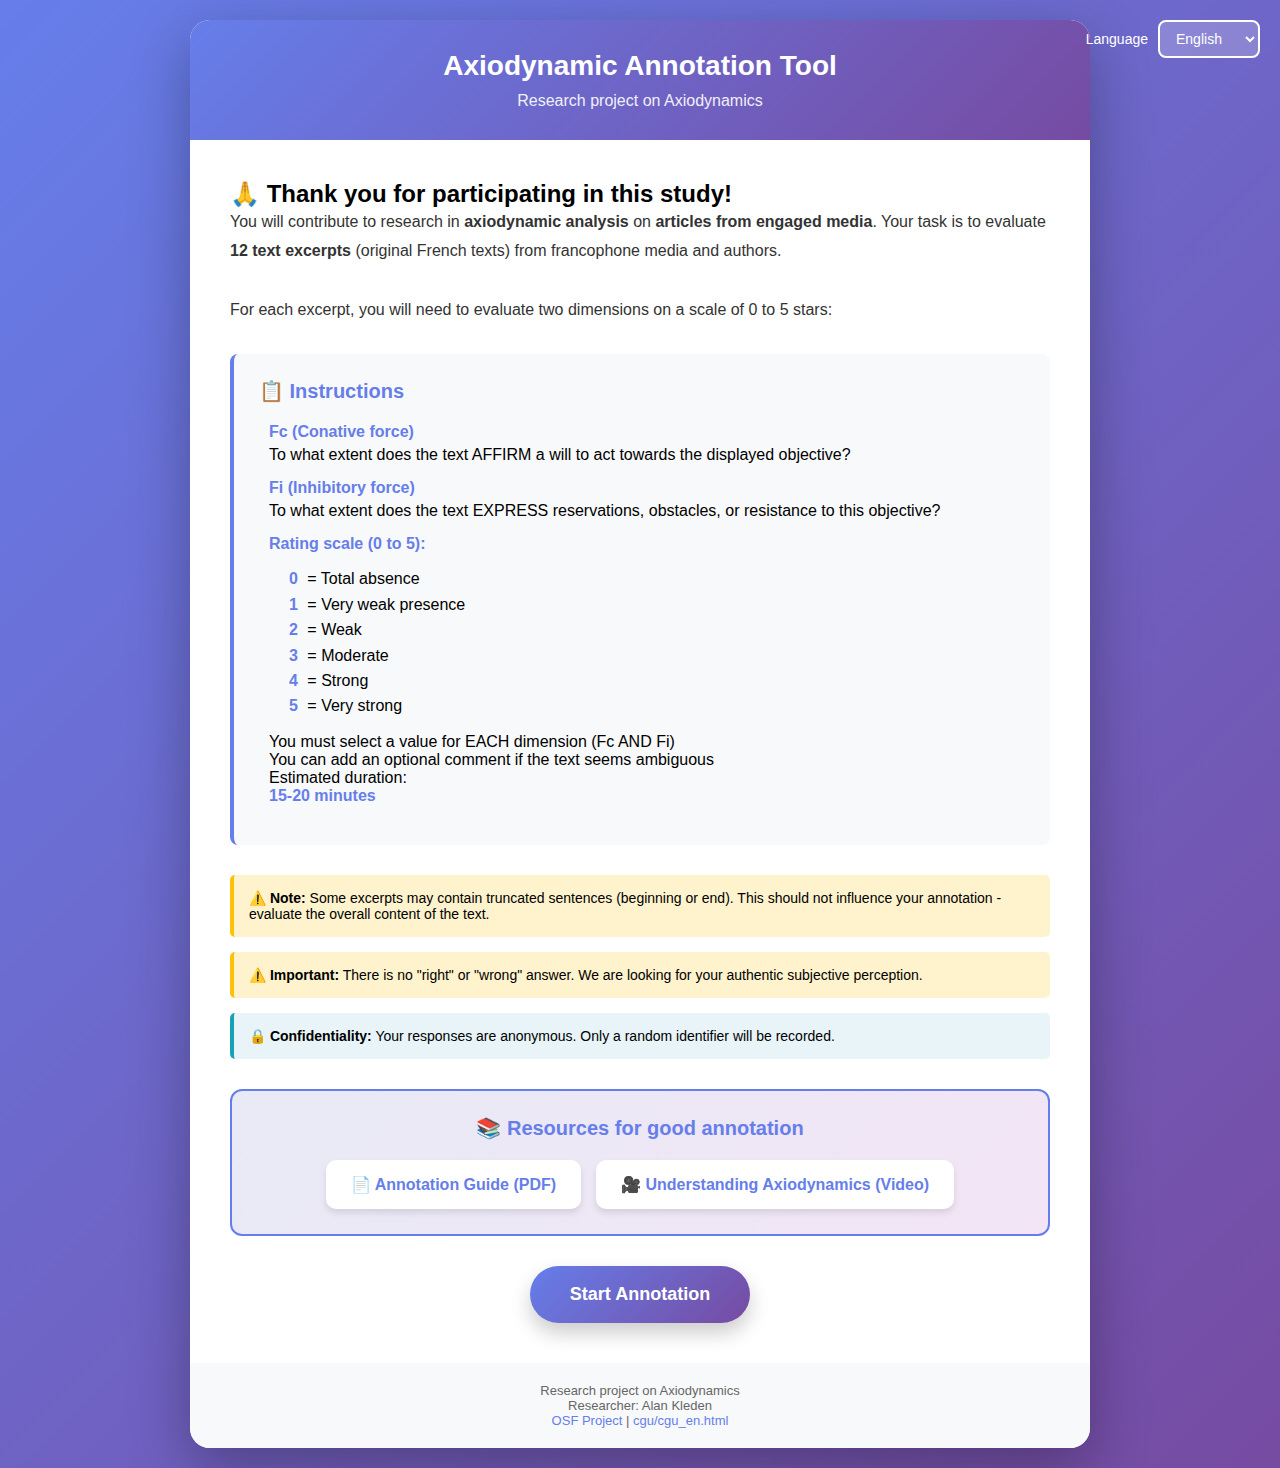
<file: index.html>
<!DOCTYPE html>
<html lang="en">
<head>
    <meta charset="UTF-8">
    <meta name="viewport" content="width=device-width, initial-scale=1.0">
    <link rel="icon" href="favicon.ico">
    <title>Axiodynamic Annotation Tool - Multilingual</title>
    <style>
        * {
            margin: 0;
            padding: 0;
            box-sizing: border-box;
        }

        body {
            font-family: -apple-system, BlinkMacSystemFont, 'Segoe UI', Roboto, 'Helvetica Neue', Arial, sans-serif;
            background: linear-gradient(135deg, #667eea 0%, #764ba2 100%);
            min-height: 100vh;
            padding: 20px;
        }

        .container {
            max-width: 900px;
            margin: 0 auto;
            background: white;
            border-radius: 20px;
            box-shadow: 0 20px 60px rgba(0, 0, 0, 0.3);
            overflow: hidden;
        }

        .header {
            background: linear-gradient(135deg, #667eea 0%, #764ba2 100%);
            color: white;
            padding: 30px;
            text-align: center;
        }

        .language-selector {
            position: absolute;
            top: 20px;
            right: 20px;
            display: flex;
            gap: 10px;
            align-items: center;
        }

        .language-selector label {
            font-size: 14px;
            color: white;
        }

        .language-selector select {
            padding: 8px 12px;
            border-radius: 8px;
            border: 2px solid white;
            background: rgba(255, 255, 255, 0.2);
            color: white;
            font-size: 14px;
            cursor: pointer;
        }

        .language-selector select option {
            background: #667eea;
            color: white;
        }

        h1 {
            font-size: 28px;
            margin-bottom: 10px;
        }

        .subtitle {
            font-size: 16px;
            opacity: 0.9;
        }

        .content {
            padding: 40px;
        }

        .screen {
            display: none;
        }

        .screen.active {
            display: block;
        }

        /* Welcome Screen Styles */
        .welcome-intro {
            font-size: 16px;
            line-height: 1.8;
            margin-bottom: 30px;
            color: #333;
        }

        .instructions-box {
            background: #f8f9fa;
            border-left: 4px solid #667eea;
            padding: 25px;
            margin: 30px 0;
            border-radius: 8px;
        }

        .instructions-box h3 {
            color: #667eea;
            margin-bottom: 20px;
            font-size: 20px;
        }

        .instruction-item {
            margin: 15px 0;
            padding-left: 10px;
        }

        .instruction-item strong {
            color: #667eea;
            display: block;
            margin-bottom: 5px;
        }

        .scale-list {
            list-style: none;
            padding-left: 20px;
            margin: 15px 0;
        }

        .scale-list li {
            margin: 3px 0;
            line-height: 1.4;
        }
        
        .scale-list li strong {
            display: inline;
            margin-right: 5px;
        }

        .note-box {
            background: #fff3cd;
            border-left: 4px solid #ffc107;
            padding: 15px;
            margin: 15px 0;
            border-radius: 5px;
            font-size: 14px;
        }

        .info-box {
            background: #e8f4f8;
            border-left: 4px solid #17a2b8;
            padding: 15px;
            margin: 15px 0;
            border-radius: 5px;
            font-size: 14px;
        }

        .resources-section {
            background: linear-gradient(135deg, #e8eaf6 0%, #f3e5f5 100%);
            border: 2px solid #667eea;
            border-radius: 12px;
            padding: 25px;
            margin: 30px 0;
            text-align: center;
        }

        .resources-section h3 {
            color: #667eea;
            margin-bottom: 20px;
            font-size: 20px;
        }

        .resource-buttons {
            display: flex;
            gap: 15px;
            justify-content: center;
            flex-wrap: wrap;
        }

        .resource-btn {
            background: white;
            color: #667eea;
            padding: 15px 25px;
            border-radius: 10px;
            text-decoration: none;
            font-weight: 600;
            box-shadow: 0 4px 6px rgba(0, 0, 0, 0.1);
            transition: all 0.3s;
            display: inline-flex;
            align-items: center;
            gap: 8px;
        }

        .resource-btn:hover {
            background: #667eea;
            color: white;
            transform: translateY(-2px);
            box-shadow: 0 6px 12px rgba(0, 0, 0, 0.2);
        }

        .btn-primary {
            background: linear-gradient(135deg, #667eea 0%, #764ba2 100%);
            color: white;
            border: none;
            padding: 18px 40px;
            font-size: 18px;
            border-radius: 50px;
            cursor: pointer;
            transition: all 0.3s;
            font-weight: bold;
            display: block;
            margin: 30px auto 0;
            box-shadow: 0 10px 20px rgba(0, 0, 0, 0.2);
        }

        .btn-primary:hover {
            transform: translateY(-2px);
            box-shadow: 0 15px 30px rgba(0, 0, 0, 0.3);
        }

        /* Annotation Screen Styles */
        .progress-text {
            text-align: center;
            font-size: 18px;
            font-weight: 600;
            color: #667eea;
            margin-bottom: 10px;
        }

        .progress-bar {
            width: 100%;
            height: 8px;
            background: #e0e0e0;
            border-radius: 10px;
            overflow: hidden;
            margin-bottom: 30px;
        }

        .progress-bar-fill {
            height: 100%;
            background: linear-gradient(90deg, #667eea, #764ba2);
            transition: width 0.3s ease;
        }

        .info-row {
            display: grid;
            grid-template-columns: 1fr 1fr;
            gap: 15px;
            margin-bottom: 25px;
        }

        .info-box-item {
            background: #f8f9fa;
            padding: 15px;
            border-radius: 8px;
            border-left: 4px solid #667eea;
        }

        .info-label {
            font-size: 12px;
            color: #666;
            text-transform: uppercase;
            letter-spacing: 0.5px;
            margin-bottom: 5px;
        }

        .info-value {
            font-size: 16px;
            color: #333;
            font-weight: 600;
        }

        .telos-section {
            background: linear-gradient(135deg, #fff9e6 0%, #ffe8cc 100%);
            border: 2px solid #ffc107;
            border-radius: 10px;
            padding: 20px;
            margin-bottom: 25px;
        }

        .telos-title {
            font-size: 16px;
            font-weight: bold;
            color: #ff6f00;
            margin-bottom: 10px;
        }

        .telos-text {
            font-size: 15px;
            color: #333;
            font-style: italic;
        }

        .excerpt-box {
            background: #f8f9fa;
            border: 2px solid #dee2e6;
            border-radius: 10px;
            padding: 25px;
            margin-bottom: 30px;
            font-size: 15px;
            line-height: 1.8;
            color: #333;
            max-height: 400px;
            overflow-y: auto;
        }

        .rating-section {
            margin-bottom: 30px;
        }

        .rating-title {
            font-size: 18px;
            font-weight: bold;
            color: #667eea;
            margin-bottom: 10px;
        }

        .rating-description {
            font-size: 14px;
            color: #666;
            margin-bottom: 15px;
        }

        .rating-options {
            display: flex;
            gap: 10px;
            justify-content: center;
            flex-wrap: wrap;
        }

        .rating-option {
            flex: 0 0 auto;
        }

        .rating-option input[type="radio"] {
            display: none;
        }

        .rating-option label {
            display: block;
            width: 50px;
            height: 50px;
            background: white;
            border: 3px solid #dee2e6;
            border-radius: 10px;
            cursor: pointer;
            transition: all 0.3s;
            display: flex;
            align-items: center;
            justify-content: center;
            font-size: 20px;
            font-weight: bold;
            color: #666;
        }

        .rating-option input[type="radio"]:checked + label {
            background: linear-gradient(135deg, #667eea 0%, #764ba2 100%);
            border-color: #667eea;
            color: white;
            transform: scale(1.1);
        }

        .rating-option input[type="radio"]:checked + label[for$="0"] {
            background: linear-gradient(135deg, #dc3545 0%, #c82333 100%);
            border-color: #dc3545;
        }

        .rating-option label:hover {
            border-color: #667eea;
            transform: scale(1.05);
        }

        .comment-section {
            margin-bottom: 30px;
        }

        .comment-title {
            font-size: 16px;
            font-weight: bold;
            color: #667eea;
            margin-bottom: 10px;
        }

        .comment-section textarea {
            width: 100%;
            padding: 15px;
            border: 2px solid #dee2e6;
            border-radius: 8px;
            font-family: inherit;
            font-size: 14px;
            resize: vertical;
            min-height: 80px;
        }

        .comment-section textarea:focus {
            outline: none;
            border-color: #667eea;
        }

        .button-group {
            display: flex;
            justify-content: space-between;
            gap: 15px;
            margin-top: 30px;
        }

        .btn-secondary {
            background: white;
            color: #667eea;
            border: 2px solid #667eea;
            padding: 12px 30px;
            font-size: 16px;
            border-radius: 50px;
            cursor: pointer;
            transition: all 0.3s;
            font-weight: 600;
        }

        .btn-secondary:hover {
            background: #667eea;
            color: white;
        }

        .btn-secondary:disabled {
            opacity: 0.5;
            cursor: not-allowed;
        }

        .btn-primary:disabled {
            opacity: 0.5;
            cursor: not-allowed;
        }

        /* Contact Screen Styles */
        .completion-icon {
            text-align: center;
            font-size: 80px;
            margin-bottom: 20px;
        }

        .completion-title {
            text-align: center;
            font-size: 32px;
            color: #667eea;
            margin-bottom: 15px;
        }

        .completion-message {
            text-align: center;
            font-size: 18px;
            color: #666;
            margin-bottom: 30px;
        }

        .completion-stats {
            background: #f8f9fa;
            border-radius: 10px;
            padding: 20px;
            margin-bottom: 30px;
            text-align: center;
        }

        .stat-row {
            display: flex;
            justify-content: center;
            gap: 40px;
            margin: 10px 0;
        }

        .stat-label {
            color: #666;
        }

        .stat-value {
            font-weight: bold;
            color: #667eea;
        }

        .contact-form {
            background: #f8f9fa;
            border-radius: 10px;
            padding: 30px;
            margin-top: 30px;
        }

        .contact-form h3 {
            color: #667eea;
            margin-bottom: 15px;
        }

        .contact-intro {
            font-size: 14px;
            color: #666;
            margin-bottom: 25px;
            line-height: 1.6;
        }

        .form-group {
            margin-bottom: 20px;
        }

        .form-group label {
            display: block;
            font-weight: 600;
            color: #333;
            margin-bottom: 8px;
        }

        .form-group input {
            width: 100%;
            padding: 12px;
            border: 2px solid #dee2e6;
            border-radius: 8px;
            font-size: 14px;
            font-family: inherit;
        }

        .form-group input:focus {
            outline: none;
            border-color: #667eea;
        }

        .checkbox-group {
            display: flex;
            align-items: start;
            gap: 10px;
            margin: 15px 0;
        }

        .checkbox-group input[type="checkbox"] {
            width: 20px;
            height: 20px;
            cursor: pointer;
            flex-shrink: 0;
            margin-top: 2px;
        }

        .checkbox-group label {
            font-size: 14px;
            color: #333;
            cursor: pointer;
            line-height: 1.5;
        }

        .gdpr-notice {
            background: #e8f4f8;
            border-left: 4px solid #17a2b8;
            padding: 15px;
            margin: 20px 0;
            border-radius: 5px;
            font-size: 13px;
        }

        .gdpr-notice a {
            color: #17a2b8;
            text-decoration: none;
            font-weight: 600;
        }

        .gdpr-notice a:hover {
            text-decoration: underline;
        }

        .success-message {
            background: #d4edda;
            border: 2px solid #28a745;
            border-radius: 8px;
            padding: 20px;
            margin: 20px 0;
            text-align: center;
            color: #155724;
            font-weight: 600;
        }

        .error-message {
            background: #f8d7da;
            border: 2px solid #dc3545;
            border-radius: 8px;
            padding: 20px;
            margin: 20px 0;
            text-align: center;
            color: #721c24;
            font-weight: 600;
        }

        .footer {
            background: #f8f9fa;
            padding: 20px;
            text-align: center;
            font-size: 13px;
            color: #666;
        }

        .footer a {
            color: #667eea;
            text-decoration: none;
        }

        .footer a:hover {
            text-decoration: underline;
        }

        /* Responsive */
        @media (max-width: 768px) {
            .container {
                border-radius: 0;
            }

            .content {
                padding: 20px;
            }

            .info-row {
                grid-template-columns: 1fr;
            }

            .resource-buttons {
                flex-direction: column;
            }

            .button-group {
                flex-direction: column;
            }

            .btn-secondary, .btn-primary {
                width: 100%;
            }

            .language-selector {
                position: static;
                justify-content: center;
                margin-bottom: 15px;
            }

            .stat-row {
                flex-direction: column;
                gap: 10px;
            }
        }
    </style>
<link rel="stylesheet" href="app.css?v=2025-11-04-2">
</head>
<body>
    <div class="container">
        <!-- Header -->
        <div class="header">
            <div class="language-selector">
                <label data-i18n="languageLabel">Language</label>
                <select id="language-select" onchange="changeLanguage(this.value)">
                <option value="en">English</option>
                <option value="fr">Français</option>
                <option value="es">Español</option>
                <option value="zh">中文</option>
                </select>
            </div>
            <h1>Axiodynamic Annotation Tool</h1>
            <p class="subtitle" data-i18n="projectInfo">Research project on Axiodynamics</p>
        </div>

        <!-- Welcome Screen -->
        <div id="welcome-screen" class="content screen active">
            <h2 data-i18n="welcomeTitle">Loading...</h2>
            <p class="welcome-intro" data-i18n="welcomeIntro">Please wait...</p>
            <p class="welcome-intro" data-i18n="welcomeInstructions"></p>

            <div class="instructions-box">
                <h3 data-i18n="instructionsTitle"></h3>
                
                <div class="instruction-item">
                    <strong data-i18n="fcLabel"></strong>
                    <span data-i18n="fcQuestion"></span>
                </div>

                <div class="instruction-item">
                    <strong data-i18n="fiLabel"></strong>
                    <span data-i18n="fiQuestion"></span>
                </div>

                <div class="instruction-item">
                    <strong data-i18n="scaleTitle"></strong>
                    <ul class="scale-list">
                        <li data-i18n="scale0"></li>
                        <li data-i18n="scale1"></li>
                        <li data-i18n="scale2"></li>
                        <li data-i18n="scale3"></li>
                        <li data-i18n="scale4"></li>
                        <li data-i18n="scale5"></li>
                    </ul>
                </div>

                <div class="instruction-item">
                    <p data-i18n="mandatorySelection"></p>
                    <p data-i18n="optionalComment"></p>
                    <p data-i18n="estimatedDuration"></p>
                </div>
            </div>

            <div class="note-box" data-i18n="truncationNote"></div>
            <div class="note-box" data-i18n="importantNote"></div>
            <div class="info-box" data-i18n="confidentialityNote"></div>

            <div class="resources-section">
                <h3 data-i18n="resourcesTitle"></h3>
                <div class="resource-buttons">
                    <a href="#" id="pdf-link" class="resource-btn" target="_blank">
                        <span data-i18n="guideButton"></span>
                    </a>
                    <a href="#" id="video-link" class="resource-btn" target="_blank">
                        <span data-i18n="videoButton"></span>
                    </a>
                </div>
            </div>

            <button id="start-annotation" class="btn-primary" onclick="startAnnotation()" data-i18n="startButton"></button>
        </div>

        <!-- Annotation Screen -->
        <div id="annotation-screen" class="content screen">
            <!-- Progress -->
            <div class="progress-text">
                <span data-i18n="progress">Progress</span>: 
                <strong><span id="current-number">1</span> <span data-i18n="of">of</span> <span id="total-number">12</span></strong>
            </div>
            <div class="progress-bar">
                <div id="progress-bar-fill" class="progress-bar-fill"></div>
            </div>

            <!-- Actor/Document Info -->
            <div class="info-row">
                <div class="info-box-item">
                    <div class="info-label" data-i18n="actorLabel">Actor:</div>
                    <div id="actor-name" class="info-value">-</div>
                </div>
                <div class="info-box-item">
                    <div class="info-label" data-i18n="documentLabel">Document:</div>
                    <div id="document-name" class="info-value">-</div>
                </div>
            </div>

            <!-- Telos -->
            <div class="telos-section">
                <div class="telos-title">
                    <span data-i18n="telosTitle">Institutional Objective (Telos)</span>
                </div>
                <div id="telos-text" class="telos-text">-</div>
            </div>

            <!-- Excerpt -->
            <div id="excerpt-text" class="excerpt-box">-</div>

            <!-- Fc Rating -->
            <div class="rating-section">
                <div class="rating-title">
                    <span data-i18n="fcTitle">Fc - Conative force (will to act)</span>
                </div>
                <p class="rating-description" data-i18n="fcDescription"></p>
                <div class="rating-options">
                    <div class="rating-option">
                        <input type="radio" name="fc" value="0" id="fc0">
                        <label for="fc0">0</label>
                    </div>
                    <div class="rating-option">
                        <input type="radio" name="fc" value="1" id="fc1">
                        <label for="fc1">1</label>
                    </div>
                    <div class="rating-option">
                        <input type="radio" name="fc" value="2" id="fc2">
                        <label for="fc2">2</label>
                    </div>
                    <div class="rating-option">
                        <input type="radio" name="fc" value="3" id="fc3">
                        <label for="fc3">3</label>
                    </div>
                    <div class="rating-option">
                        <input type="radio" name="fc" value="4" id="fc4">
                        <label for="fc4">4</label>
                    </div>
                    <div class="rating-option">
                        <input type="radio" name="fc" value="5" id="fc5">
                        <label for="fc5">5</label>
                    </div>
                </div>
            </div>

            <!-- Fi Rating -->
            <div class="rating-section">
                <div class="rating-title">
                    <span data-i18n="fiTitle">Fi - Inhibitory force (obstacles/resistance)</span>
                </div>
                <p class="rating-description" data-i18n="fiDescription"></p>
                <div class="rating-options">
                    <div class="rating-option">
                        <input type="radio" name="fi" value="0" id="fi0">
                        <label for="fi0">0</label>
                    </div>
                    <div class="rating-option">
                        <input type="radio" name="fi" value="1" id="fi1">
                        <label for="fi1">1</label>
                    </div>
                    <div class="rating-option">
                        <input type="radio" name="fi" value="2" id="fi2">
                        <label for="fi2">2</label>
                    </div>
                    <div class="rating-option">
                        <input type="radio" name="fi" value="3" id="fi3">
                        <label for="fi3">3</label>
                    </div>
                    <div class="rating-option">
                        <input type="radio" name="fi" value="4" id="fi4">
                        <label for="fi4">4</label>
                    </div>
                    <div class="rating-option">
                        <input type="radio" name="fi" value="5" id="fi5">
                        <label for="fi5">5</label>
                    </div>
                </div>
            </div>

            <!-- Comment -->
            <div class="comment-section">
                <div class="comment-title">
                    <span data-i18n="commentTitle">Comment (optional)</span>
                </div>
                <textarea id="comment" data-i18n="commentPlaceholder" placeholder="Share your thoughts if the text seems ambiguous..."></textarea>
            </div>

            <!-- Navigation -->
            <div class="button-group">
                <!-- Bouton Accueil (Ã  insÃ©rer avant les autres) -->
                <button id="home-btn" class="btn-secondary" onclick="returnToHome()" data-i18n="home">
                &#x1F3E0; Accueil
                </button>
                <button class="btn-secondary" onclick="redoQuiz()" data-i18n="redoQuiz">
                &#x21BA; Refaire le quiz
                </button>
                <button id="prev-btn" class="btn-secondary" onclick="previousExcerpt()" data-i18n="previous">
                &larr; Previous
                </button>
                <button id="next-btn" class="btn-primary" onclick="nextExcerpt()" data-i18n="next" disabled>
                Next &rarr;
                </button>
            </div>
        </div>

        <!-- Contact Screen -->
        <div id="contact-screen" class="content screen">
            <div class="completion-icon">&#x2705;</div>
            <h2 class="completion-title" data-i18n="completionTitle">Annotation Complete!</h2>
            <p class="completion-message" data-i18n="completionMessage">Thank you for your participation.</p>

            <div class="completion-stats">
                <div class="stat-row">
                    <span class="stat-label" data-i18n="completionStats">Annotations completed:</span>
                    <span class="stat-value" id="total-annotations">12</span>
                </div>
                <div class="stat-row">
                    <span class="stat-label" data-i18n="completionTime">Total time:</span>
                    <span class="stat-value"><span id="total-time">0</span> <span data-i18n="completionMinutes">minutes</span></span>
                </div>
            </div>

            <div id="cert-block" class="contact-form">
            <h3 data-i18n="contactTitle">Receive your participation certificate</h3>
            <p class="contact-intro" data-i18n="contactIntro"></p>

            <div id="message-container"></div>

            <form id="contact-form" onsubmit="submitContact(event)">
                <div class="form-group">
                <label data-i18n="nameLabel">Name</label>
                <input type="text" id="name" data-i18n="namePlaceholder" placeholder="Your full name" required>
                </div>

                <div class="form-group">
                <label data-i18n="emailLabel">Email</label>
                <input type="email" id="email" data-i18n="emailPlaceholder" placeholder="your.email@example.com" required>
                </div>

                <div class="form-group">
                <label data-i18n="affiliationLabel">Affiliation (optional)</label>
                <input type="text" id="affiliation" data-i18n="affiliationPlaceholder" placeholder="University, company, research center, etc.">
                </div>

                <div class="checkbox-group">
                <input type="checkbox" id="consent-certificate" required>
                <label for="consent-certificate" data-i18n="consentCertificate"></label>
                </div>

                <div class="checkbox-group">
                <input type="checkbox" id="consent-newsletter">
                <label for="consent-newsletter" data-i18n="consentNewsletter"></label>
                </div>

                <div class="gdpr-notice">
                <span data-i18n="gdprNotice"></span>
                <a href="#" id="cgu-link" target="_blank" data-i18n="cguLink">Terms of Use & Privacy Policy</a>
                </div>

                <button type="submit" class="btn-primary" style="width:100%;" data-i18n="submitButton">
                Send and Receive Certificate
                </button>
            </form>
            </div>

            <!-- Message affiché si certificat déjà envoyé -->
            <div id="cert-sent" class="message success" style="display:none">
            <span data-i18n="successMessage">Data saved! You will receive your certificate by email shortly.</span>
            </div>

        </div>

        <!-- Footer -->
        <div class="footer">
            <p data-i18n="projectInfo">Research project on Axiodynamics</p>
            <p data-i18n="researcherInfo">Researcher: Alan Kleden</p>
            <p><a href="https://osf.io/rm42h" target="_blank">OSF Project</a> | <a href="#" id="footer-cgu-link" target="_blank" data-i18n="cguLink">Terms & Privacy</a></p>
        </div>
    </div>

    <script defer src="i18n.js?v=2025-11-04-2"></script>
    <script defer src="EN_data.js?v=2025-11-04-2"></script>
    <script defer src="FR_data.js?v=2025-11-04-2"></script>
    <script defer src="ES_data.js?v=2025-11-04-2"></script>
    <script defer src="ZH_data.js?v=2025-11-04-2"></script>
    <script defer src="app.js?v=2025-11-04-2"></script>        <!-- app.js AVANT -->
    <script defer src="quiz_gate.js?v=2025-11-04-2"></script>  <!-- quiz_gate.js APRES -->

    <!-- INIT i18n: doit être après i18n.js et après le DOM -->
    <script>
      window.currentLanguage = localStorage.getItem('lang') || 'en';
      document.addEventListener('DOMContentLoaded', () => updateTranslations());

      function changeLanguage(lang){
        window.currentLanguage = lang;
        localStorage.setItem('lang', lang);
        updateTranslations();
      }
    </script>
</body>
</html>
</file>
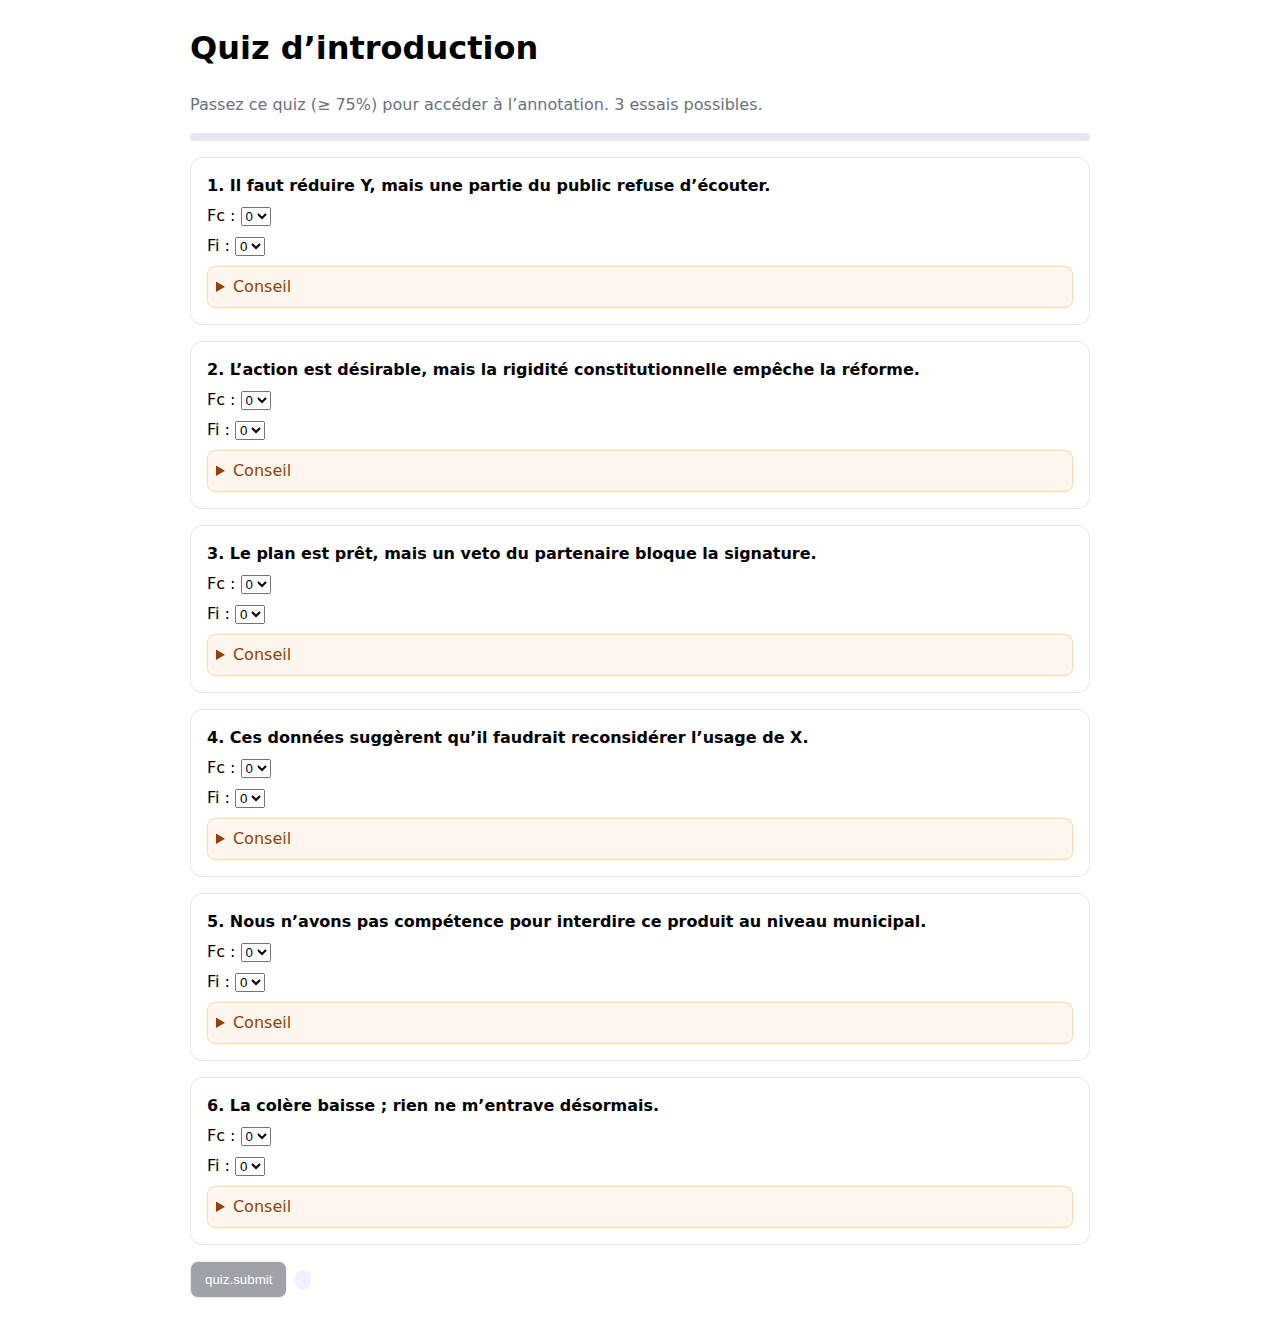
<file: quiz.html>
<!doctype html>
<html lang="fr">
<head>
  <meta charset="utf-8"/>
  <meta name="viewport" content="width=device-width,initial-scale=1"/>
  <title>Quiz d’introduction</title>
  <meta name="robots" content="noindex, nofollow">
  <style>
    body{font-family:system-ui,-apple-system,Segoe UI,Roboto,Ubuntu,Arial,sans-serif;max-width:900px;margin:24px auto;padding:0 16px;line-height:1.5}
    .card{border:1px solid #e5e7eb;border-radius:12px;padding:16px;margin:16px 0}
    .row{margin:10px 0}
    .muted{color:#6b7280}
    .btn{display:inline-block;padding:10px 14px;border-radius:8px;border:1px solid #d1d5db;background:#111827;color:#fff;cursor:pointer}
    .btn[disabled]{opacity:.4;cursor:not-allowed}
    .badge{font-size:12px;padding:3px 8px;border-radius:999px;background:#eef2ff;color:#3730a3;margin-left:8px}
    .bar{height:8px;background:#e5e7eb;border-radius:999px;overflow:hidden}
    .bar>span{display:block;height:8px;background:#10b981}
    .q-stem{font-weight:600}
    .choices label{display:block;margin:6px 0;cursor:pointer}
    .hint{background:#fff7ed;border:1px solid #fed7aa;color:#92400e;border-radius:8px;padding:8px;margin-top:8px}
  </style>
  <link rel="stylesheet" href="app.css?v=2025-11-04-2">
</head>
<body>
  <h1>Quiz d’introduction</h1>
  <p class="muted">Passez ce quiz (≥ 75%) pour accéder à l’annotation. 3 essais possibles.</p>
  <div class="bar"><span id="progress" style="width:0%"></span></div>
  <div id="quiz"></div>
  <div class="row">
    <button class="btn" id="btnSubmit" data-i18n="quiz.submit" disabled>Valider mes réponses</button>
    <span id="score" class="badge" aria-live="polite"></span>
  </div>

  <script src="./quiz_gate.js?v=2025-11-04-2"></script>
  <script src="./i18n.js?v=2025-11-04-2"></script>

  <script>
    const fx = (...a)=>a.find(Boolean);
    const T = { fc:'Fc', fi:'Fi', ok:'Bravo !', ko:'Quiz non validé.', locked:'Verrou temporaire.' };
  </script>
  <script src="./quiz.js?v=20251031"></script>
  <script src="i18n.js?v=2025-11-04-2"></script> 
      <script>
      window.currentLanguage = localStorage.getItem('lang') || 'en';
      document.addEventListener('DOMContentLoaded', () => updateTranslations());

      function changeLanguage(lang){
        window.currentLanguage = lang;
        localStorage.setItem('lang', lang);
        updateTranslations();
      }
    </script>
</body>
</html>
</file>
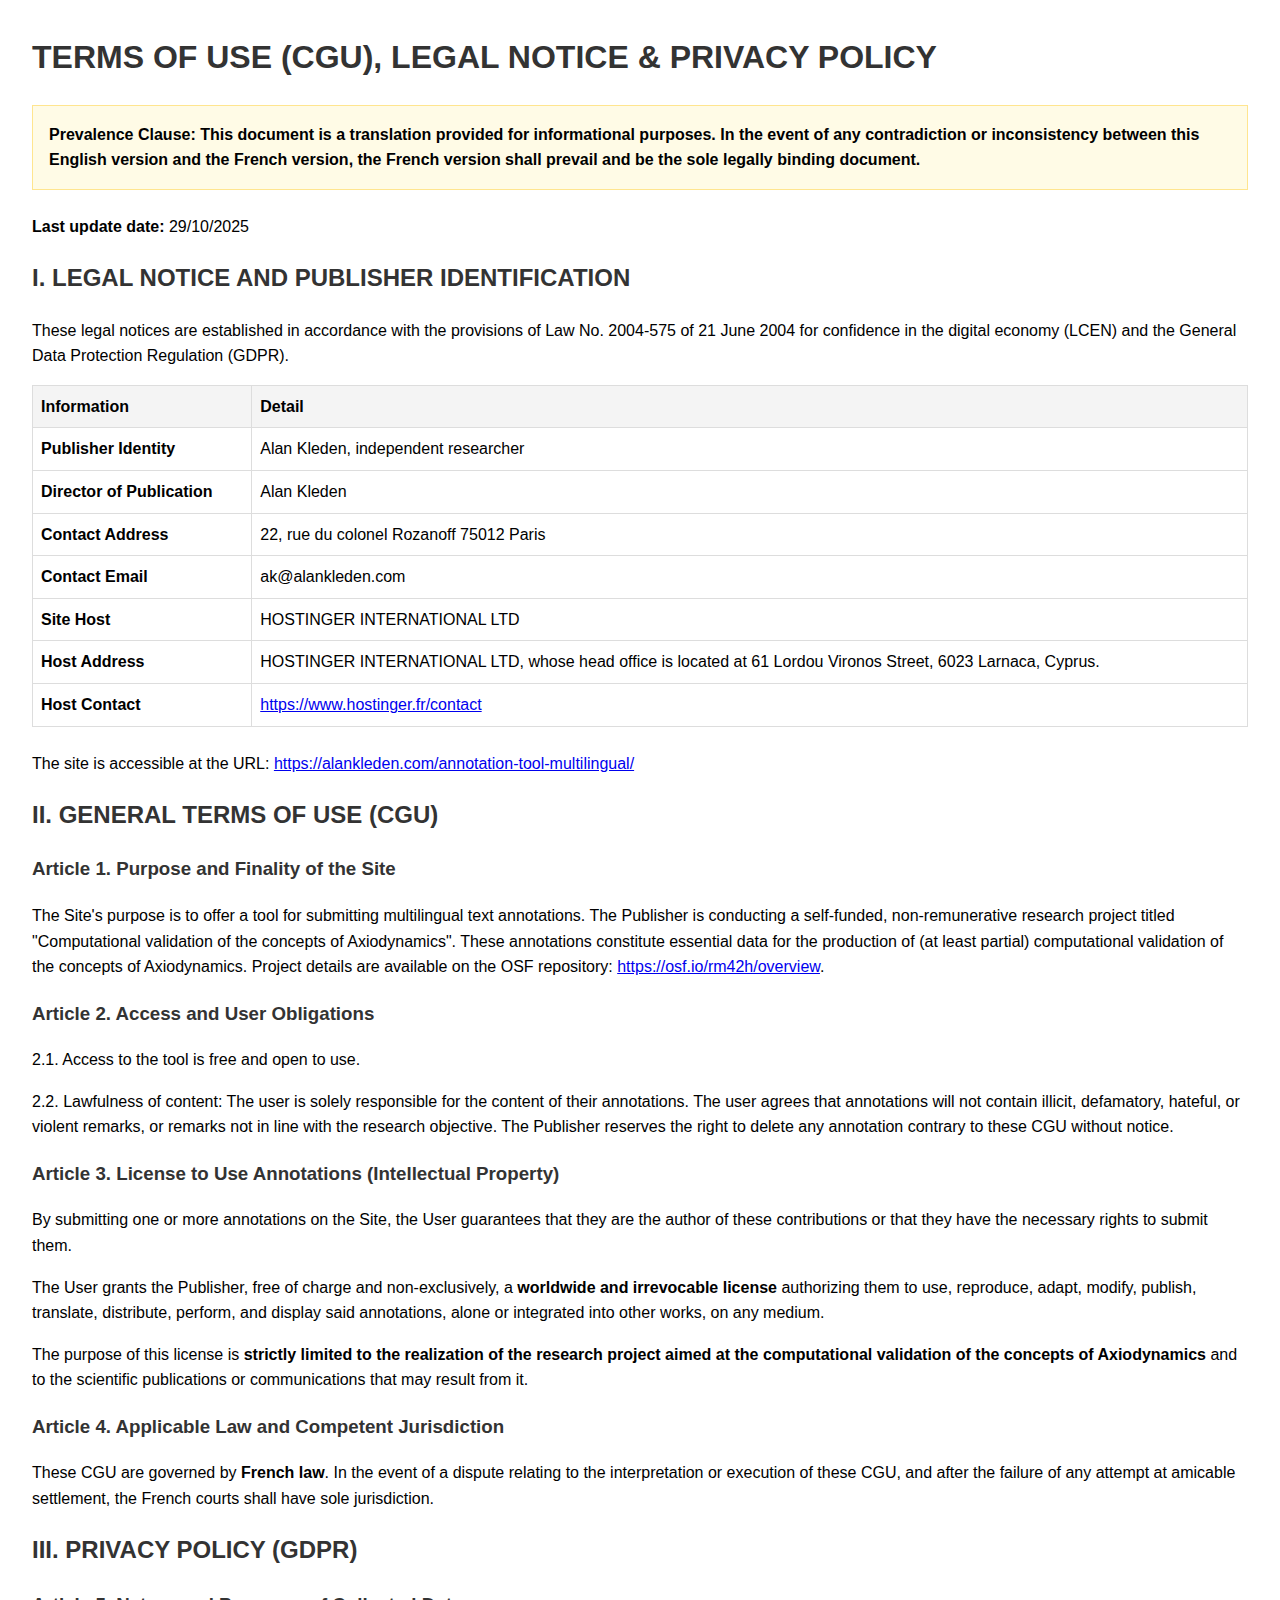
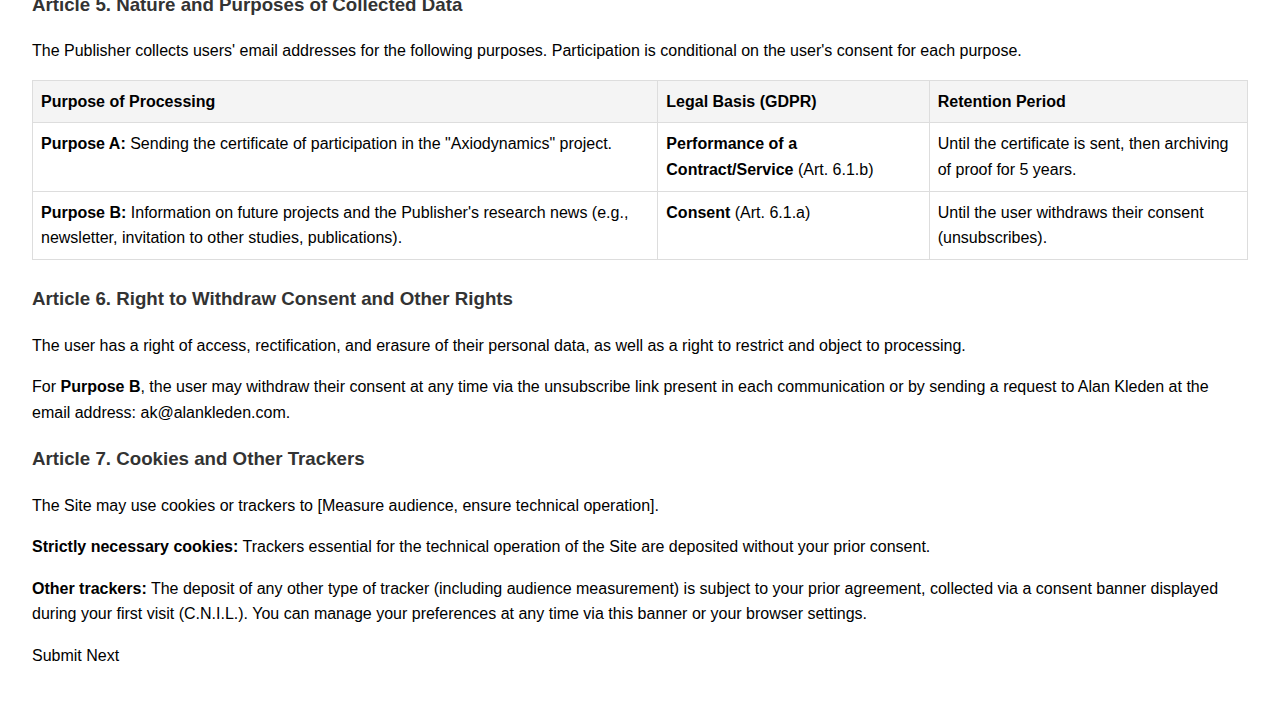
<file: cgu/cgu_en.html>
<!DOCTYPE html>
<html lang="en">
<head>
    <meta charset="UTF-8">
    <meta name="viewport" content="width=device-width, initial-scale=1.0">
    <title>Terms of Use (CGU), Legal Notice & Privacy Policy</title>
    <style>
        body { font-family: -apple-system, BlinkMacSystemFont, "Segoe UI", Roboto, Helvetica, Arial, sans-serif; line-height: 1.6; margin: 2em; }
        h1, h2, h3 { color: #333; }
        table { border-collapse: collapse; width: 100%; margin-bottom: 1.5em; }
        th, td { border: 1px solid #ddd; padding: 8px; text-align: left; vertical-align: top;}
        th { background-color: #f4f4f4; }
        .prevalence-notice { background-color: #fffbe6; border: 1px solid #ffe58f; padding: 1em; margin-bottom: 1.5em; font-weight: bold; }
    </style>
  <script defer src="../i18n.js?v=2025-11-04-2"></script>
</head>
<body>

    <h1>TERMS OF USE (CGU), LEGAL NOTICE & PRIVACY POLICY</h1>

    <div class="prevalence-notice">
        <strong>Prevalence Clause:</strong> This document is a translation provided for informational purposes. In the event of any contradiction or inconsistency between this English version and the French version, the French version shall prevail and be the sole legally binding document.
    </div>

    <p><strong>Last update date:</strong> 29/10/2025</p>

    <h2>I. LEGAL NOTICE AND PUBLISHER IDENTIFICATION</h2>
    <p>These legal notices are established in accordance with the provisions of Law No. 2004-575 of 21 June 2004 for confidence in the digital economy (LCEN) and the General Data Protection Regulation (GDPR).</p>

    <table>
        <tr><th>Information</th><th>Detail</th></tr>
        <tr><td><strong>Publisher Identity</strong></td><td>Alan Kleden, independent researcher</td></tr>
        <tr><td><strong>Director of Publication</strong></td><td>Alan Kleden</td></tr>
        <tr><td><strong>Contact Address</strong></td><td>22, rue du colonel Rozanoff 75012 Paris</td></tr>
        <tr><td><strong>Contact Email</strong></td><td>ak@alankleden.com</td></tr>
        <tr><td><strong>Site Host</strong></td><td>HOSTINGER INTERNATIONAL LTD</td></tr>
        <tr><td><strong>Host Address</strong></td><td>HOSTINGER INTERNATIONAL LTD, whose head office is located at 61 Lordou Vironos Street, 6023 Larnaca, Cyprus.</td></tr>
        <tr><td><strong>Host Contact</strong></td><td><a href="https://www.hostinger.fr/contact">https://www.hostinger.fr/contact</a></td></tr>
    </table>

    <p>The site is accessible at the URL: <a href="https://alankleden.com/annotation-tool-multilingual/">https://alankleden.com/annotation-tool-multilingual/</a></p>

    <h2>II. GENERAL TERMS OF USE (CGU)</h2>
    
    <h3>Article 1. Purpose and Finality of the Site</h3>
    <p>The Site's purpose is to offer a tool for submitting multilingual text annotations. The Publisher is conducting a self-funded, non-remunerative research project titled "Computational validation of the concepts of Axiodynamics". These annotations constitute essential data for the production of (at least partial) computational validation of the concepts of Axiodynamics. Project details are available on the OSF repository: <a href="https://osf.io/rm42h/overview">https://osf.io/rm42h/overview</a>.</p>

    <h3>Article 2. Access and User Obligations</h3>
    <p>2.1. Access to the tool is free and open to use.</p>
    <p>2.2. Lawfulness of content: The user is solely responsible for the content of their annotations. The user agrees that annotations will not contain illicit, defamatory, hateful, or violent remarks, or remarks not in line with the research objective. The Publisher reserves the right to delete any annotation contrary to these CGU without notice.</p>

    <h3>Article 3. License to Use Annotations (Intellectual Property)</h3>
    <p>By submitting one or more annotations on the Site, the User guarantees that they are the author of these contributions or that they have the necessary rights to submit them.</p>
    <p>The User grants the Publisher, free of charge and non-exclusively, a <strong>worldwide and irrevocable license</strong> authorizing them to use, reproduce, adapt, modify, publish, translate, distribute, perform, and display said annotations, alone or integrated into other works, on any medium.</p>
    <p>The purpose of this license is <strong>strictly limited to the realization of the research project aimed at the computational validation of the concepts of Axiodynamics</strong> and to the scientific publications or communications that may result from it.</p>

    <h3>Article 4. Applicable Law and Competent Jurisdiction</h3>
    <p>These CGU are governed by <strong>French law</strong>. In the event of a dispute relating to the interpretation or execution of these CGU, and after the failure of any attempt at amicable settlement, the French courts shall have sole jurisdiction.</p>

    <h2>III. PRIVACY POLICY (GDPR)</h2>

    <h3>Article 5. Nature and Purposes of Collected Data</h3>
    <p>The Publisher collects users' email addresses for the following purposes. Participation is conditional on the user's consent for each purpose.</p>

    <table>
        <tr>
            <th>Purpose of Processing</th>
            <th>Legal Basis (GDPR)</th>
            <th>Retention Period</th>
        </tr>
        <tr>
            <td><strong>Purpose A:</strong> Sending the certificate of participation in the "Axiodynamics" project.</td>
            <td><strong>Performance of a Contract/Service</strong> (Art. 6.1.b)</td>
            <td>Until the certificate is sent, then archiving of proof for 5 years.</td>
        </tr>
        <tr>
            <td><strong>Purpose B:</strong> Information on future projects and the Publisher's research news (e.g., newsletter, invitation to other studies, publications).</td>
            <td><strong>Consent</strong> (Art. 6.1.a)</td>
            <td>Until the user withdraws their consent (unsubscribes).</td>
        </tr>
    </table>

    <h3>Article 6. Right to Withdraw Consent and Other Rights</h3>
    <p>The user has a right of access, rectification, and erasure of their personal data, as well as a right to restrict and object to processing.</p>
    <p>For <strong>Purpose B</strong>, the user may withdraw their consent at any time via the unsubscribe link present in each communication or by sending a request to Alan Kleden at the email address: ak@alankleden.com.</p>

    <h3>Article 7. Cookies and Other Trackers</h3>
    <p>The Site may use cookies or trackers to [Measure audience, ensure technical operation].</p>
    <p><strong>Strictly necessary cookies:</strong> Trackers essential for the technical operation of the Site are deposited without your prior consent.</p>
    <p><strong>Other trackers:</strong> The deposit of any other type of tracker (including audience measurement) is subject to your prior agreement, collected via a consent banner displayed during your first visit (C.N.I.L.). You can manage your preferences at any time via this banner or your browser settings.</p>

  <span class="sr-only" data-i18n="quiz.submit">Submit</span>
  <span class="sr-only" data-i18n="quiz.next">Next</span>
</body>
</html>
</file>
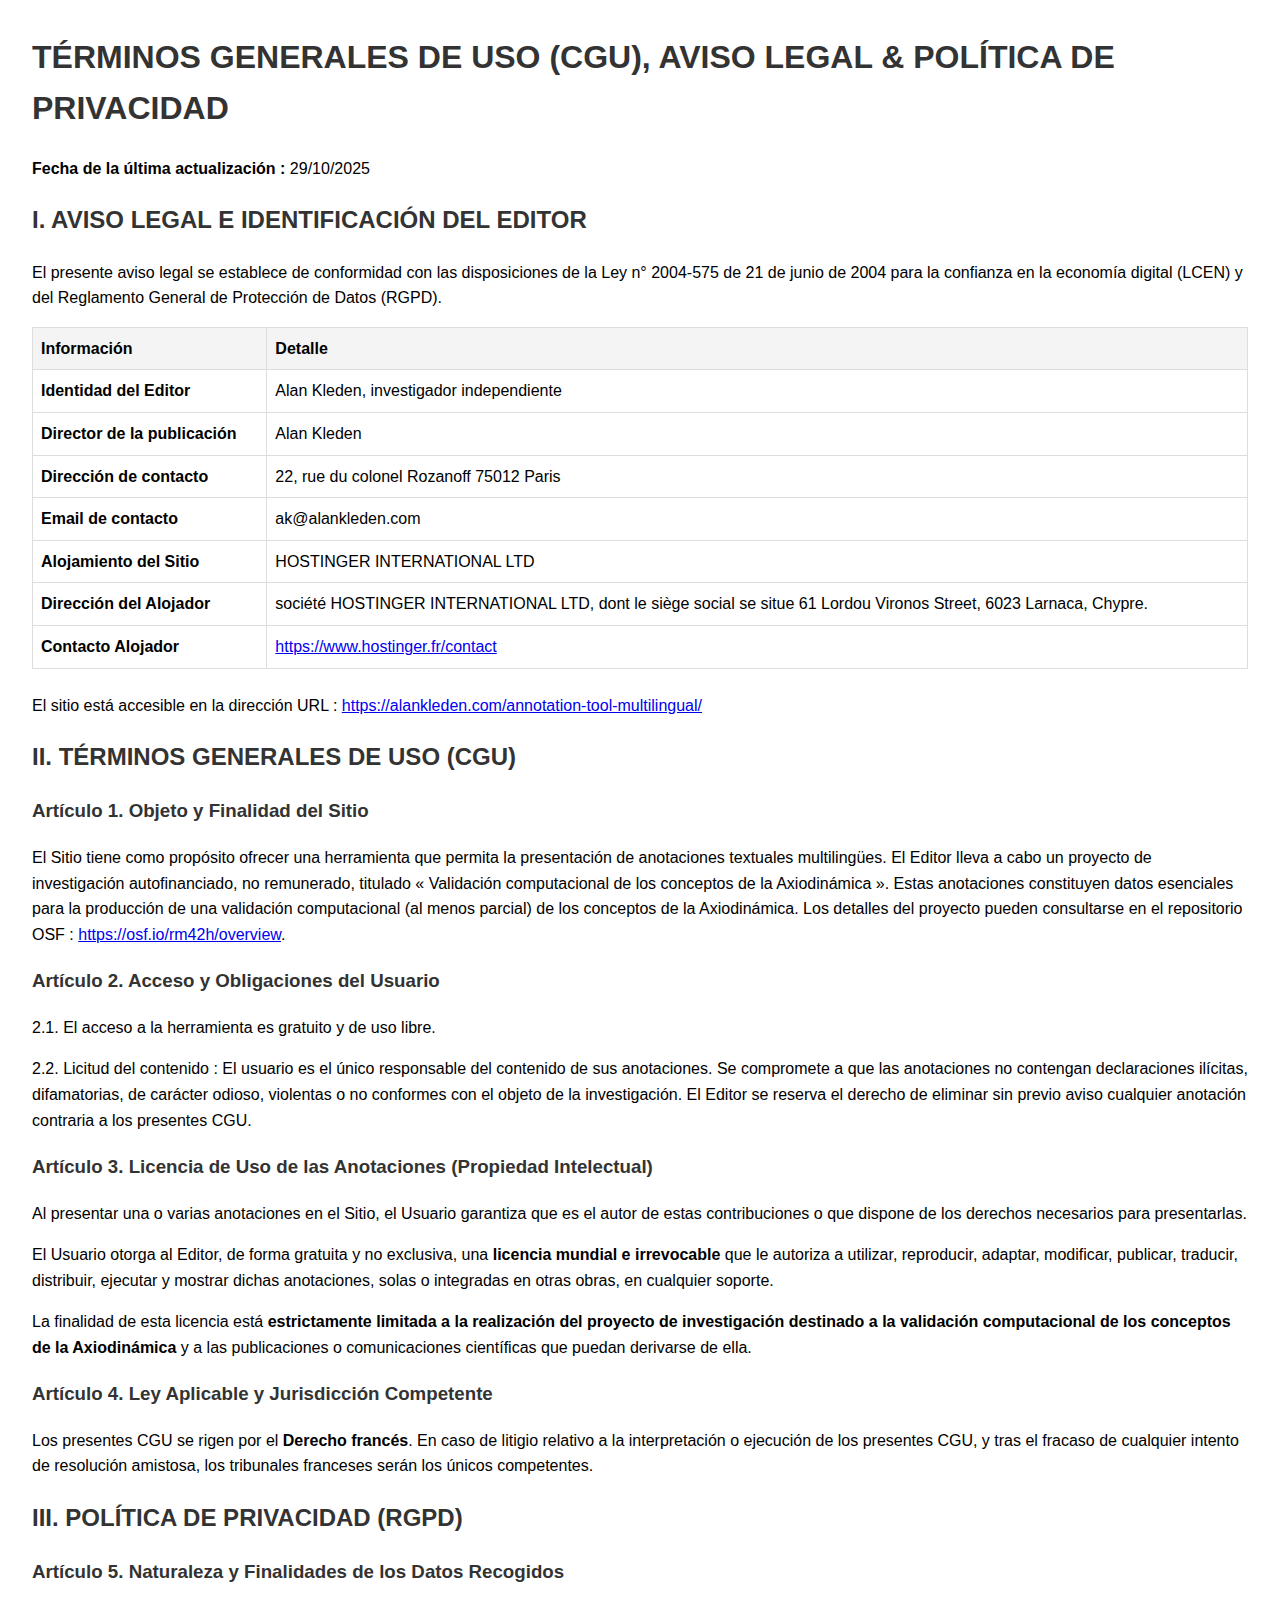
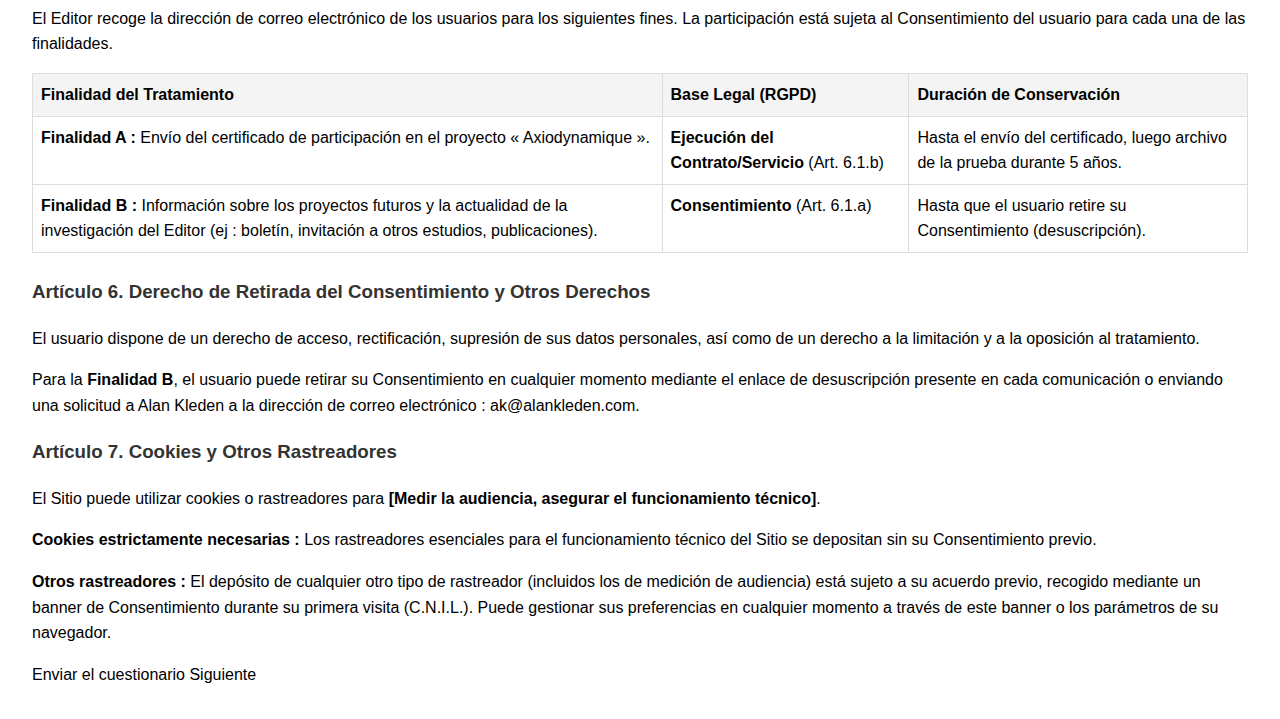
<file: cgu/cgu_es.html>
<!DOCTYPE html>
<html lang="es">
<head>
    <meta charset="UTF-8">
    <meta name="viewport" content="width=device-width, initial-scale=1.0">
    <title>TÉRMINOS GENERALES DE USO (CGU), AVISO LEGAL & POLÍTICA DE PRIVACIDAD</title>
    <style>
        body { font-family: -apple-system, BlinkMacSystemFont, "Segoe UI", Roboto, Helvetica, Arial, sans-serif; line-height: 1.6; margin: 2em; }
        h1, h2, h3 { color: #333; }
        table { border-collapse: collapse; width: 100%; margin-bottom: 1.5em; }
        th, td { border: 1px solid #ddd; padding: 8px; text-align: left; vertical-align: top;}
        th { background-color: #f4f4f4; }
    </style>
  <script defer src="../i18n.js?v=2025-11-04-2"></script>
</head>
<body>

    <h1>TÉRMINOS GENERALES DE USO (CGU), AVISO LEGAL & POLÍTICA DE PRIVACIDAD</h1>

    <p><strong>Fecha de la última actualización :</strong> 29/10/2025</p>

    <h2>I. AVISO LEGAL E IDENTIFICACIÓN DEL EDITOR</h2>
    <p>El presente aviso legal se establece de conformidad con las disposiciones de la Ley n° 2004-575 de 21 de junio de 2004 para la confianza en la economía digital (LCEN) y del Reglamento General de Protección de Datos (RGPD).</p>

    <table>
        <tr><th>Información</th><th>Detalle</th></tr>
        <tr><td><strong>Identidad del Editor</strong></td><td>Alan Kleden, investigador independiente</td></tr>
        <tr><td><strong>Director de la publicación</strong></td><td>Alan Kleden</td></tr>
        <tr><td><strong>Dirección de contacto</strong></td><td>22, rue du colonel Rozanoff 75012 Paris</td></tr>
        <tr><td><strong>Email de contacto</strong></td><td>ak@alankleden.com</td></tr>
        <tr><td><strong>Alojamiento del Sitio</strong></td><td>HOSTINGER INTERNATIONAL LTD</td></tr>
        <tr><td><strong>Dirección del Alojador</strong></td><td>société HOSTINGER INTERNATIONAL LTD, dont le siège social se situe 61 Lordou Vironos Street, 6023 Larnaca, Chypre.</td></tr>
        <tr><td><strong>Contacto Alojador</strong></td><td><a href="https://www.hostinger.fr/contact">https://www.hostinger.fr/contact</a></td></tr>
    </table>

    <p>El sitio está accesible en la dirección URL : <a href="https://alankleden.com/annotation-tool-multilingual/">https://alankleden.com/annotation-tool-multilingual/</a></p>

    <h2>II. TÉRMINOS GENERALES DE USO (CGU)</h2>
    
    <h3>Artículo 1. Objeto y Finalidad del Sitio</h3>
    <p>El Sitio tiene como propósito ofrecer una herramienta que permita la presentación de anotaciones textuales multilingües. El Editor lleva a cabo un proyecto de investigación autofinanciado, no remunerado, titulado « Validación computacional de los conceptos de la Axiodinámica ». Estas anotaciones constituyen datos esenciales para la producción de una validación computacional (al menos parcial) de los conceptos de la Axiodinámica. Los detalles del proyecto pueden consultarse en el repositorio OSF : <a href="https://osf.io/rm42h/overview">https://osf.io/rm42h/overview</a>.</p>

    <h3>Artículo 2. Acceso y Obligaciones del Usuario</h3>
    <p>2.1. El acceso a la herramienta es gratuito y de uso libre.</p>
    <p>2.2. Licitud del contenido : El usuario es el único responsable del contenido de sus anotaciones. Se compromete a que las anotaciones no contengan declaraciones ilícitas, difamatorias, de carácter odioso, violentas o no conformes con el objeto de la investigación. El Editor se reserva el derecho de eliminar sin previo aviso cualquier anotación contraria a los presentes CGU.</p>

    <h3>Artículo 3. Licencia de Uso de las Anotaciones (Propiedad Intelectual)</h3>
    <p>Al presentar una o varias anotaciones en el Sitio, el Usuario garantiza que es el autor de estas contribuciones o que dispone de los derechos necesarios para presentarlas.</p>
    <p>El Usuario otorga al Editor, de forma gratuita y no exclusiva, una <strong>licencia mundial e irrevocable</strong> que le autoriza a utilizar, reproducir, adaptar, modificar, publicar, traducir, distribuir, ejecutar y mostrar dichas anotaciones, solas o integradas en otras obras, en cualquier soporte.</p>
    <p>La finalidad de esta licencia está <strong>estrictamente limitada a la realización del proyecto de investigación destinado a la validación computacional de los conceptos de la Axiodinámica</strong> y a las publicaciones o comunicaciones científicas que puedan derivarse de ella.</p>

    <h3>Artículo 4. Ley Aplicable y Jurisdicción Competente</h3>
    <p>Los presentes CGU se rigen por el <strong>Derecho francés</strong>. En caso de litigio relativo a la interpretación o ejecución de los presentes CGU, y tras el fracaso de cualquier intento de resolución amistosa, los tribunales franceses serán los únicos competentes.</p>

    <h2>III. POLÍTICA DE PRIVACIDAD (RGPD)</h2>

    <h3>Artículo 5. Naturaleza y Finalidades de los Datos Recogidos</h3>
    <p>El Editor recoge la dirección de correo electrónico de los usuarios para los siguientes fines. La participación está sujeta al Consentimiento del usuario para cada una de las finalidades.</p>

    <table>
        <tr>
            <th>Finalidad del Tratamiento</th>
            <th>Base Legal (RGPD)</th>
            <th>Duración de Conservación</th>
        </tr>
        <tr>
            <td><strong>Finalidad A :</strong> Envío del certificado de participación en el proyecto « Axiodynamique ».</td>
            <td><strong>Ejecución del Contrato/Servicio</strong> (Art. 6.1.b)</td>
            <td>Hasta el envío del certificado, luego archivo de la prueba durante 5 años.</td>
        </tr>
        <tr>
            <td><strong>Finalidad B :</strong> Información sobre los proyectos futuros y la actualidad de la investigación del Editor (ej : boletín, invitación a otros estudios, publicaciones).</td>
            <td><strong>Consentimiento</strong> (Art. 6.1.a)</td>
            <td>Hasta que el usuario retire su Consentimiento (desuscripción).</td>
        </tr>
    </table>

    <h3>Artículo 6. Derecho de Retirada del Consentimiento y Otros Derechos</h3>
    <p>El usuario dispone de un derecho de acceso, rectificación, supresión de sus datos personales, así como de un derecho a la limitación y a la oposición al tratamiento.</p>
    <p>Para la <strong>Finalidad B</strong>, el usuario puede retirar su Consentimiento en cualquier momento mediante el enlace de desuscripción presente en cada comunicación o enviando una solicitud a Alan Kleden a la dirección de correo electrónico : ak@alankleden.com.</p>

    <h3>Artículo 7. Cookies y Otros Rastreadores</h3>
    <p>El Sitio puede utilizar cookies o rastreadores para <strong>[Medir la audiencia, asegurar el funcionamiento técnico]</strong>.</p>
    <p><strong>Cookies estrictamente necesarias :</strong> Los rastreadores esenciales para el funcionamiento técnico del Sitio se depositan sin su Consentimiento previo.</p>
    <p><strong>Otros rastreadores :</strong> El depósito de cualquier otro tipo de rastreador (incluidos los de medición de audiencia) está sujeto a su acuerdo previo, recogido mediante un banner de Consentimiento durante su primera visita (C.N.I.L.). Puede gestionar sus preferencias en cualquier momento a través de este banner o los parámetros de su navegador.</p>

    <span class="sr-only" data-i18n="quiz.submit">Enviar el cuestionario</span>
    <span class="sr-only" data-i18n="quiz.next">Siguiente</span>
</body>
</html>
</file>
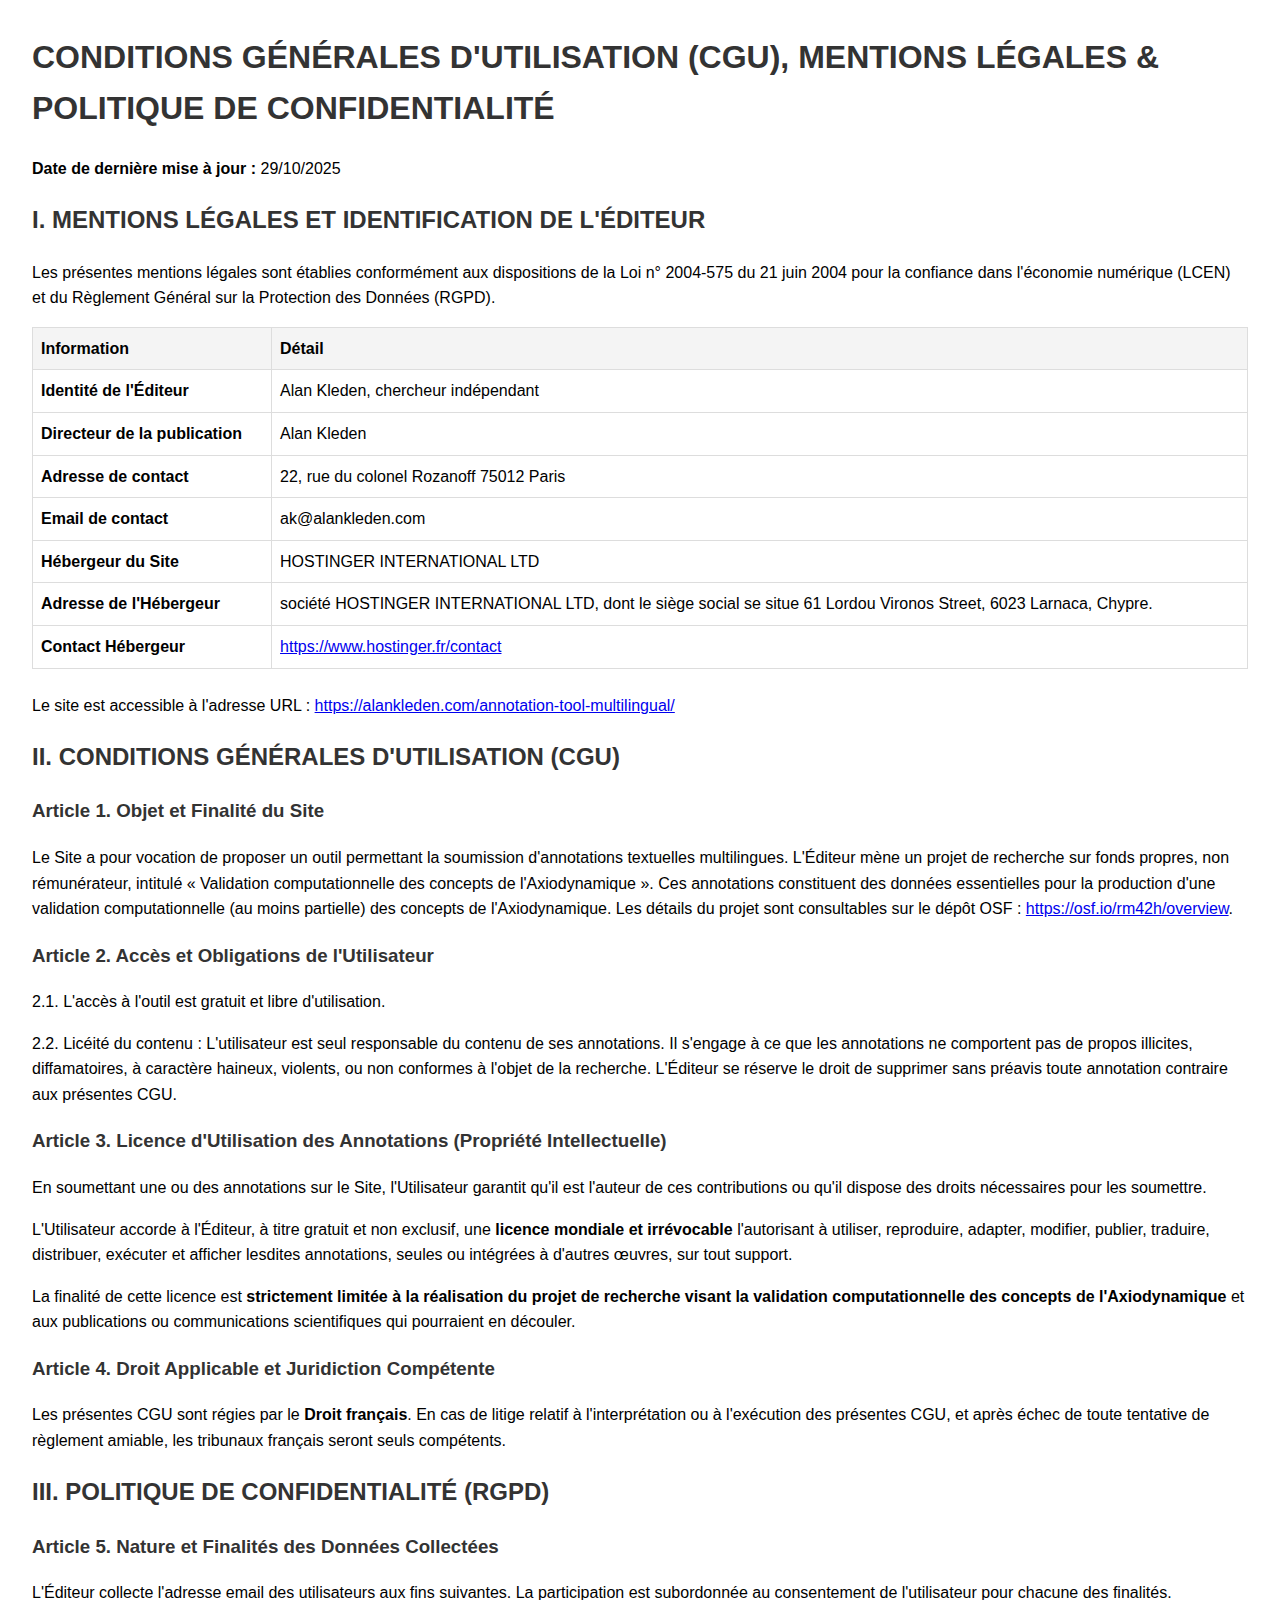
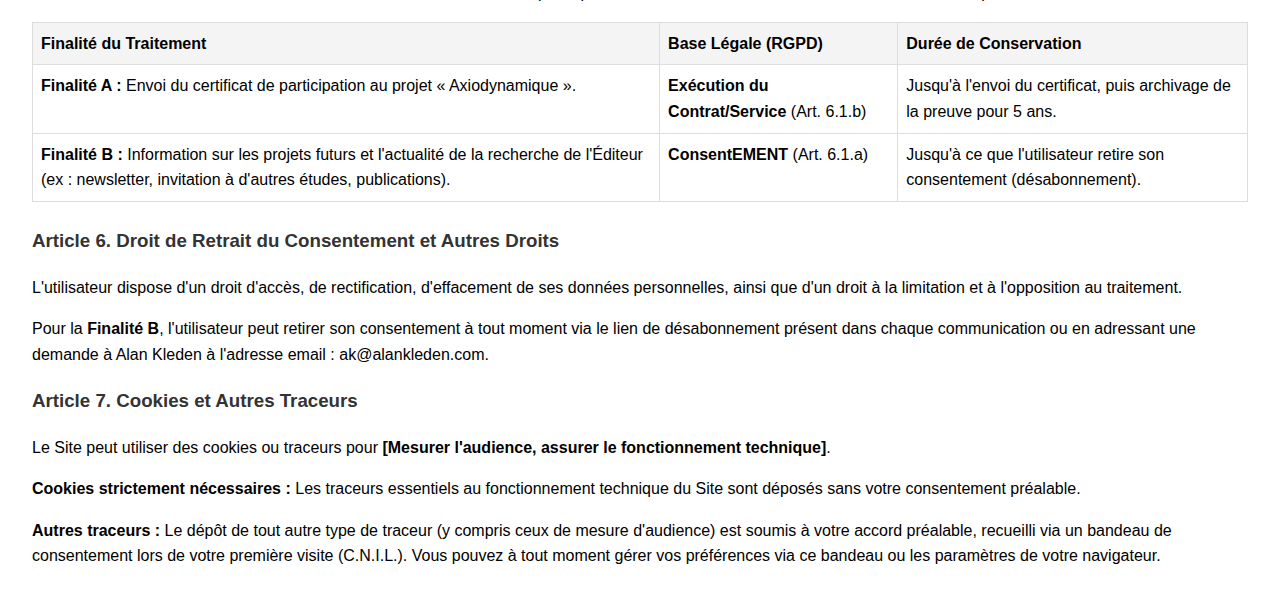
<file: cgu/cgu_fr.html>
<!DOCTYPE html>
<html lang="fr">
<head>
    <meta charset="UTF-8">
    <meta name="viewport" content="width=device-width, initial-scale=1.0">
    <title>CONDITIONS GÉNÉRALES D'UTILISATION (CGU), MENTIONS LÉGALES & POLITIQUE DE CONFIDENTIALITÉ</title>
    <style>
        body { font-family: -apple-system, BlinkMacSystemFont, "Segoe UI", Roboto, Helvetica, Arial, sans-serif; line-height: 1.6; margin: 2em; }
        h1, h2, h3 { color: #333; }
        table { border-collapse: collapse; width: 100%; margin-bottom: 1.5em; }
        th, td { border: 1px solid #ddd; padding: 8px; text-align: left; vertical-align: top;}
        th { background-color: #f4f4f4; }
    </style>
</head>
<body>

    <h1>CONDITIONS GÉNÉRALES D'UTILISATION (CGU), MENTIONS LÉGALES & POLITIQUE DE CONFIDENTIALITÉ</h1>

    <p><strong>Date de dernière mise à jour :</strong> 29/10/2025</p>

    <h2>I. MENTIONS LÉGALES ET IDENTIFICATION DE L'ÉDITEUR</h2>
    <p>Les présentes mentions légales sont établies conformément aux dispositions de la Loi n° 2004-575 du 21 juin 2004 pour la confiance dans l'économie numérique (LCEN) et du Règlement Général sur la Protection des Données (RGPD).</p>

    <table>
        <tr><th>Information</th><th>Détail</th></tr>
        <tr><td><strong>Identité de l'Éditeur</strong></td><td>Alan Kleden, chercheur indépendant</td></tr>
        <tr><td><strong>Directeur de la publication</strong></td><td>Alan Kleden</td></tr>
        <tr><td><strong>Adresse de contact</strong></td><td>22, rue du colonel Rozanoff 75012 Paris</td></tr>
        <tr><td><strong>Email de contact</strong></td><td>ak@alankleden.com</td></tr>
        <tr><td><strong>Hébergeur du Site</strong></td><td>HOSTINGER INTERNATIONAL LTD</td></tr>
        <tr><td><strong>Adresse de l'Hébergeur</strong></td><td>société HOSTINGER INTERNATIONAL LTD, dont le siège social se situe 61 Lordou Vironos Street, 6023 Larnaca, Chypre.</td></tr>
        <tr><td><strong>Contact Hébergeur</strong></td><td><a href="https://www.hostinger.fr/contact">https://www.hostinger.fr/contact</a></td></tr>
    </table>

    <p>Le site est accessible à l'adresse URL : <a href="https://alankleden.com/annotation-tool-multilingual/">https://alankleden.com/annotation-tool-multilingual/</a></p>

    <h2>II. CONDITIONS GÉNÉRALES D'UTILISATION (CGU)</h2>
    
    <h3>Article 1. Objet et Finalité du Site</h3>
    <p>Le Site a pour vocation de proposer un outil permettant la soumission d'annotations textuelles multilingues. L'Éditeur mène un projet de recherche sur fonds propres, non rémunérateur, intitulé « Validation computationnelle des concepts de l'Axiodynamique ». Ces annotations constituent des données essentielles pour la production d'une validation computationnelle (au moins partielle) des concepts de l'Axiodynamique. Les détails du projet sont consultables sur le dépôt OSF : <a href="https://osf.io/rm42h/overview">https://osf.io/rm42h/overview</a>.</p>

    <h3>Article 2. Accès et Obligations de l'Utilisateur</h3>
    <p>2.1. L'accès à l'outil est gratuit et libre d'utilisation.</p>
    <p>2.2. Licéité du contenu : L'utilisateur est seul responsable du contenu de ses annotations. Il s'engage à ce que les annotations ne comportent pas de propos illicites, diffamatoires, à caractère haineux, violents, ou non conformes à l'objet de la recherche. L'Éditeur se réserve le droit de supprimer sans préavis toute annotation contraire aux présentes CGU.</p>

    <h3>Article 3. Licence d'Utilisation des Annotations (Propriété Intellectuelle)</h3>
    <p>En soumettant une ou des annotations sur le Site, l'Utilisateur garantit qu'il est l'auteur de ces contributions ou qu'il dispose des droits nécessaires pour les soumettre.</p>
    <p>L'Utilisateur accorde à l'Éditeur, à titre gratuit et non exclusif, une <strong>licence mondiale et irrévocable</strong> l'autorisant à utiliser, reproduire, adapter, modifier, publier, traduire, distribuer, exécuter et afficher lesdites annotations, seules ou intégrées à d'autres œuvres, sur tout support.</p>
    <p>La finalité de cette licence est <strong>strictement limitée à la réalisation du projet de recherche visant la validation computationnelle des concepts de l'Axiodynamique</strong> et aux publications ou communications scientifiques qui pourraient en découler.</p>

    <h3>Article 4. Droit Applicable et Juridiction Compétente</h3>
    <p>Les présentes CGU sont régies par le <strong>Droit français</strong>. En cas de litige relatif à l'interprétation ou à l'exécution des présentes CGU, et après échec de toute tentative de règlement amiable, les tribunaux français seront seuls compétents.</p>

    <h2>III. POLITIQUE DE CONFIDENTIALITÉ (RGPD)</h2>

    <h3>Article 5. Nature et Finalités des Données Collectées</h3>
    <p>L'Éditeur collecte l'adresse email des utilisateurs aux fins suivantes. La participation est subordonnée au consentement de l'utilisateur pour chacune des finalités.</p>

    <table>
        <tr>
            <th>Finalité du Traitement</th>
            <th>Base Légale (RGPD)</th>
            <th>Durée de Conservation</th>
        </tr>
        <tr>
            <td><strong>Finalité A :</strong> Envoi du certificat de participation au projet « Axiodynamique ».</td>
            <td><strong>Exécution du Contrat/Service</strong> (Art. 6.1.b)</td>
            <td>Jusqu'à l'envoi du certificat, puis archivage de la preuve pour 5 ans.</td>
        </tr>
        <tr>
            <td><strong>Finalité B :</strong> Information sur les projets futurs et l'actualité de la recherche de l'Éditeur (ex : newsletter, invitation à d'autres études, publications).</td>
            <td><strong>ConsentEMENT</strong> (Art. 6.1.a)</td>
            <td>Jusqu'à ce que l'utilisateur retire son consentement (désabonnement).</td>
        </tr>
    </table>

    <h3>Article 6. Droit de Retrait du Consentement et Autres Droits</h3>
    <p>L'utilisateur dispose d'un droit d'accès, de rectification, d'effacement de ses données personnelles, ainsi que d'un droit à la limitation et à l'opposition au traitement.</p>
    <p>Pour la <strong>Finalité B</strong>, l'utilisateur peut retirer son consentement à tout moment via le lien de désabonnement présent dans chaque communication ou en adressant une demande à Alan Kleden à l'adresse email : ak@alankleden.com.</p>

    <h3>Article 7. Cookies et Autres Traceurs</h3>
    <p>Le Site peut utiliser des cookies ou traceurs pour <strong>[Mesurer l'audience, assurer le fonctionnement technique]</strong>.</p>
    <p><strong>Cookies strictement nécessaires :</strong> Les traceurs essentiels au fonctionnement technique du Site sont déposés sans votre consentement préalable.</p>
    <p><strong>Autres traceurs :</strong> Le dépôt de tout autre type de traceur (y compris ceux de mesure d'audience) est soumis à votre accord préalable, recueilli via un bandeau de consentement lors de votre première visite (C.N.I.L.). Vous pouvez à tout moment gérer vos préférences via ce bandeau ou les paramètres de votre navigateur.</p>

</body>
</html>
</file>
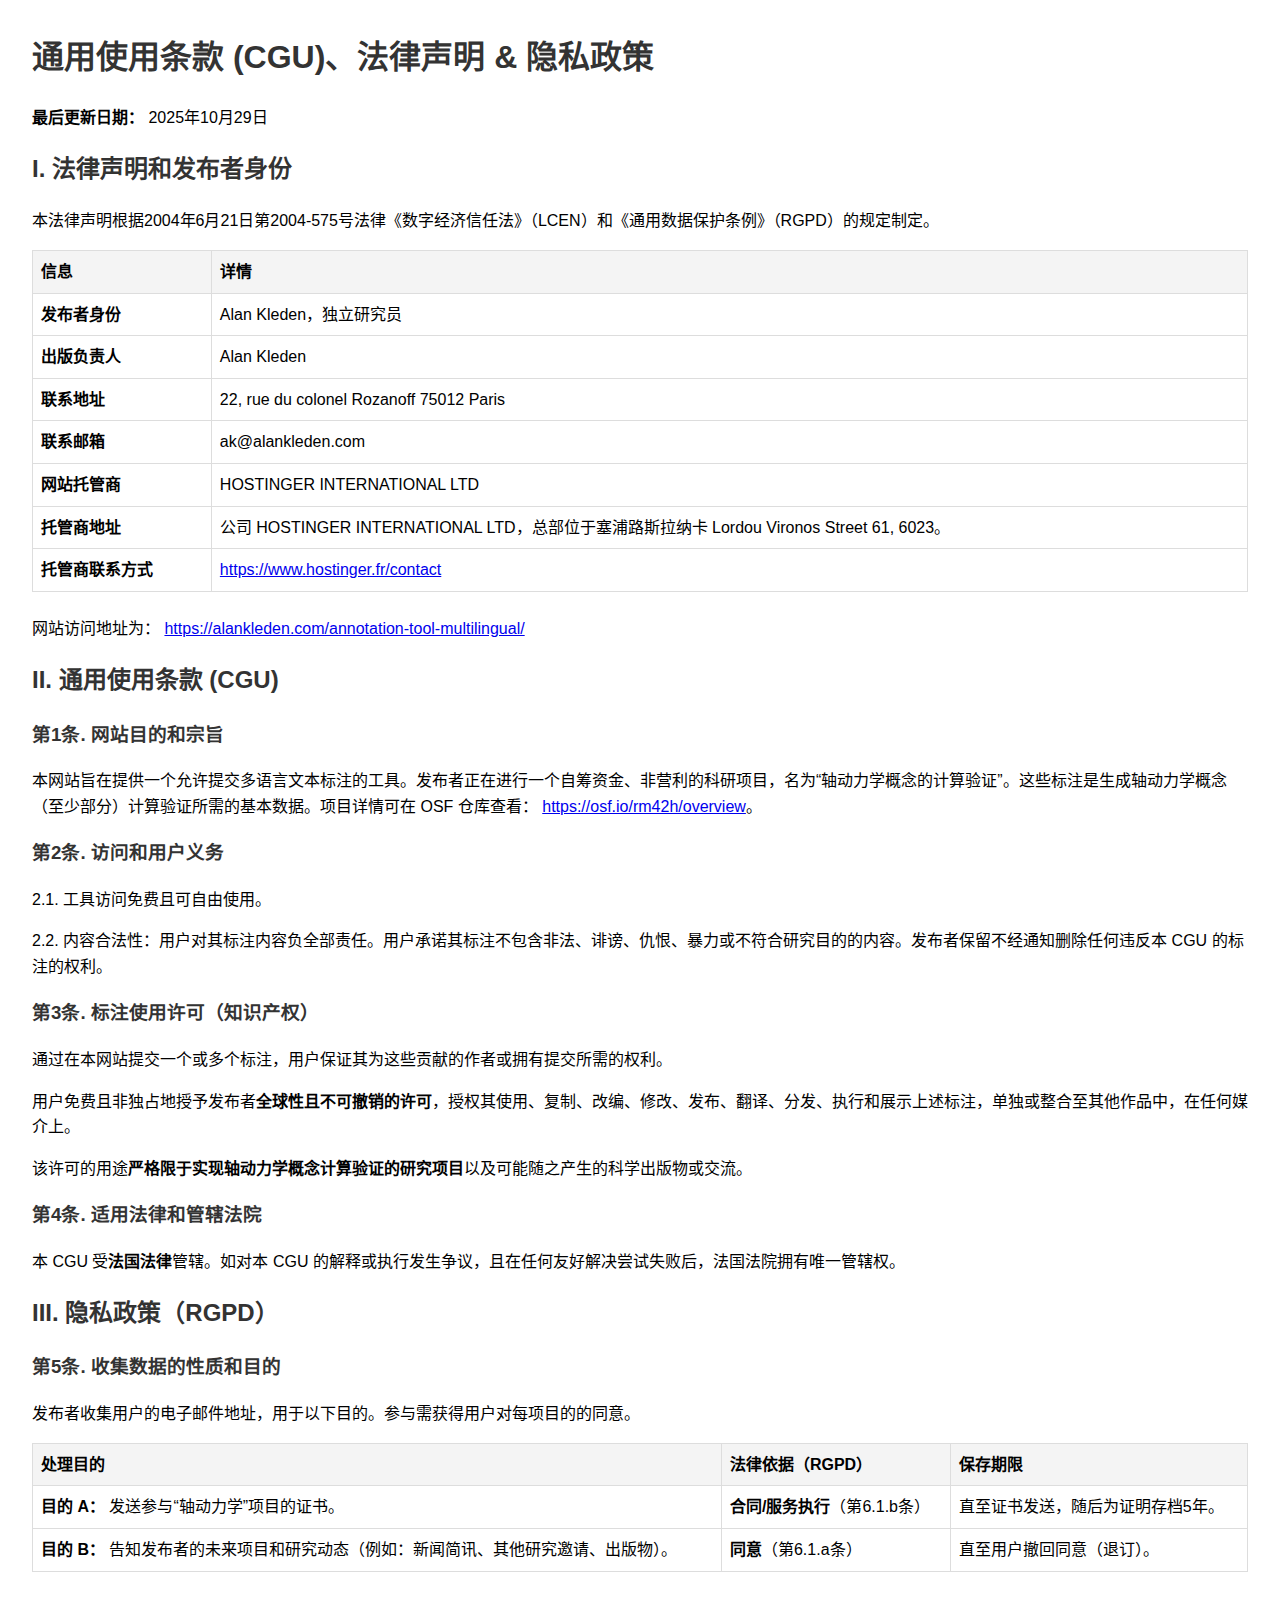
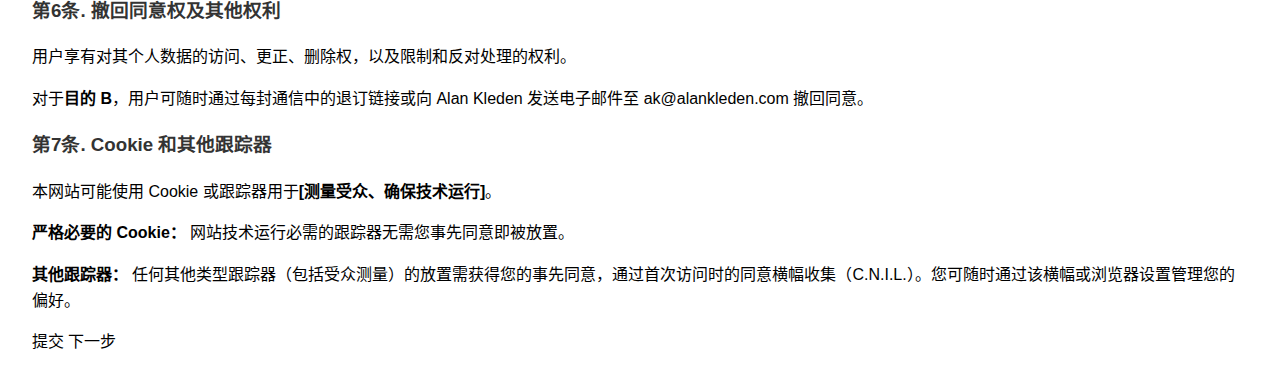
<file: cgu/cgu_zh.html>
<!DOCTYPE html>
<html lang="zh-CN">
<head>
    <meta charset="UTF-8">
    <meta name="viewport" content="width=device-width, initial-scale=1.0">
    <title>通用使用条款 (CGU)、法律声明 & 隐私政策</title>
    <style>
        body { font-family: -apple-system, BlinkMacSystemFont, "Segoe UI", Roboto, Helvetica, Arial, sans-serif; line-height: 1.6; margin: 2em; }
        h1, h2, h3 { color: #333; }
        table { border-collapse: collapse; width: 100%; margin-bottom: 1.5em; }
        th, td { border: 1px solid #ddd; padding: 8px; text-align: left; vertical-align: top;}
        th { background-color: #f4f4f4; }
    </style>
  <script defer src="../i18n.js?v=2025-11-04-2"></script>
</head>
<body>

    <h1>通用使用条款 (CGU)、法律声明 & 隐私政策</h1>

    <p><strong>最后更新日期：</strong> 2025年10月29日</p>

    <h2>I. 法律声明和发布者身份</h2>
    <p>本法律声明根据2004年6月21日第2004-575号法律《数字经济信任法》（LCEN）和《通用数据保护条例》（RGPD）的规定制定。</p>

    <table>
        <tr><th>信息</th><th>详情</th></tr>
        <tr><td><strong>发布者身份</strong></td><td>Alan Kleden，独立研究员</td></tr>
        <tr><td><strong>出版负责人</strong></td><td>Alan Kleden</td></tr>
        <tr><td><strong>联系地址</strong></td><td>22, rue du colonel Rozanoff 75012 Paris</td></tr>
        <tr><td><strong>联系邮箱</strong></td><td>ak@alankleden.com</td></tr>
        <tr><td><strong>网站托管商</strong></td><td>HOSTINGER INTERNATIONAL LTD</td></tr>
        <tr><td><strong>托管商地址</strong></td><td>公司 HOSTINGER INTERNATIONAL LTD，总部位于塞浦路斯拉纳卡 Lordou Vironos Street 61, 6023。</td></tr>
        <tr><td><strong>托管商联系方式</strong></td><td><a href="https://www.hostinger.fr/contact">https://www.hostinger.fr/contact</a></td></tr>
    </table>

    <p>网站访问地址为： <a href="https://alankleden.com/annotation-tool-multilingual/">https://alankleden.com/annotation-tool-multilingual/</a></p>

    <h2>II. 通用使用条款 (CGU)</h2>
    
    <h3>第1条. 网站目的和宗旨</h3>
    <p>本网站旨在提供一个允许提交多语言文本标注的工具。发布者正在进行一个自筹资金、非营利的科研项目，名为“轴动力学概念的计算验证”。这些标注是生成轴动力学概念（至少部分）计算验证所需的基本数据。项目详情可在 OSF 仓库查看： <a href="https://osf.io/rm42h/overview">https://osf.io/rm42h/overview</a>。</p>

    <h3>第2条. 访问和用户义务</h3>
    <p>2.1. 工具访问免费且可自由使用。</p>
    <p>2.2. 内容合法性：用户对其标注内容负全部责任。用户承诺其标注不包含非法、诽谤、仇恨、暴力或不符合研究目的的内容。发布者保留不经通知删除任何违反本 CGU 的标注的权利。</p>

    <h3>第3条. 标注使用许可（知识产权）</h3>
    <p>通过在本网站提交一个或多个标注，用户保证其为这些贡献的作者或拥有提交所需的权利。</p>
    <p>用户免费且非独占地授予发布者<strong>全球性且不可撤销的许可</strong>，授权其使用、复制、改编、修改、发布、翻译、分发、执行和展示上述标注，单独或整合至其他作品中，在任何媒介上。</p>
    <p>该许可的用途<strong>严格限于实现轴动力学概念计算验证的研究项目</strong>以及可能随之产生的科学出版物或交流。</p>

    <h3>第4条. 适用法律和管辖法院</h3>
    <p>本 CGU 受<strong>法国法律</strong>管辖。如对本 CGU 的解释或执行发生争议，且在任何友好解决尝试失败后，法国法院拥有唯一管辖权。</p>

    <h2>III. 隐私政策（RGPD）</h2>

    <h3>第5条. 收集数据的性质和目的</h3>
    <p>发布者收集用户的电子邮件地址，用于以下目的。参与需获得用户对每项目的的同意。</p>

    <table>
        <tr>
            <th>处理目的</th>
            <th>法律依据（RGPD）</th>
            <th>保存期限</th>
        </tr>
        <tr>
            <td><strong>目的 A：</strong> 发送参与“轴动力学”项目的证书。</td>
            <td><strong>合同/服务执行</strong>（第6.1.b条）</td>
            <td>直至证书发送，随后为证明存档5年。</td>
        </tr>
        <tr>
            <td><strong>目的 B：</strong> 告知发布者的未来项目和研究动态（例如：新闻简讯、其他研究邀请、出版物）。</td>
            <td><strong>同意</strong>（第6.1.a条）</td>
            <td>直至用户撤回同意（退订）。</td>
        </tr>
    </table>

    <h3>第6条. 撤回同意权及其他权利</h3>
    <p>用户享有对其个人数据的访问、更正、删除权，以及限制和反对处理的权利。</p>
    <p>对于<strong>目的 B</strong>，用户可随时通过每封通信中的退订链接或向 Alan Kleden 发送电子邮件至 ak@alankleden.com 撤回同意。</p>

    <h3>第7条. Cookie 和其他跟踪器</h3>
    <p>本网站可能使用 Cookie 或跟踪器用于<strong>[测量受众、确保技术运行]</strong>。</p>
    <p><strong>严格必要的 Cookie：</strong> 网站技术运行必需的跟踪器无需您事先同意即被放置。</p>
    <p><strong>其他跟踪器：</strong> 任何其他类型跟踪器（包括受众测量）的放置需获得您的事先同意，通过首次访问时的同意横幅收集（C.N.I.L.）。您可随时通过该横幅或浏览器设置管理您的偏好。</p>

  <span class="sr-only" data-i18n="quiz.submit">提交</span>
  <span class="sr-only" data-i18n="quiz.next">下一步</span>
</body>
</html>
</file>
<file: app.css>
/* app.css v2025-11-04-2 */
.sr-only{position:absolute;width:1px;height:1px;padding:0;margin:-1px;overflow:hidden;clip:rect(0,0,0,0);white-space:nowrap;border:0}
.telos-badge{color:#111;font-weight:700;background:#ffd54d;padding:.2rem .5rem;border-radius:.25rem}
</file>
